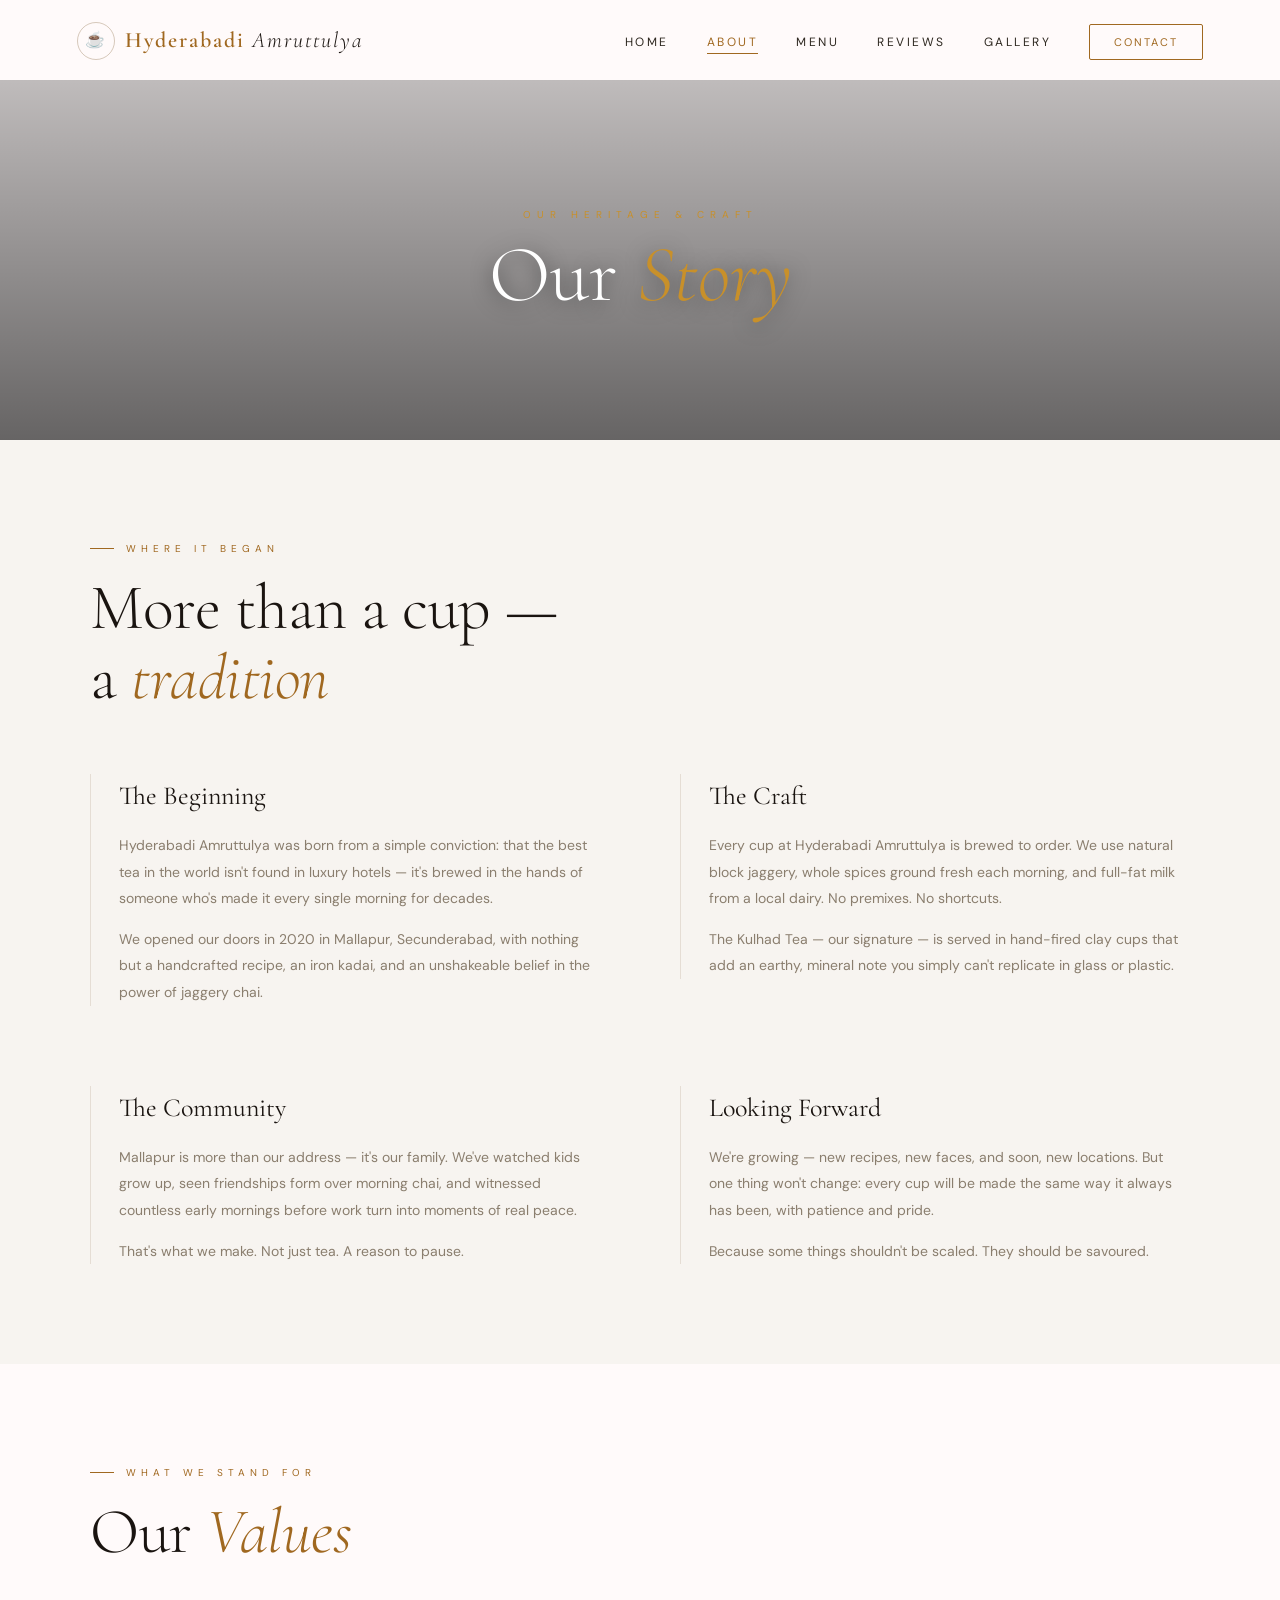
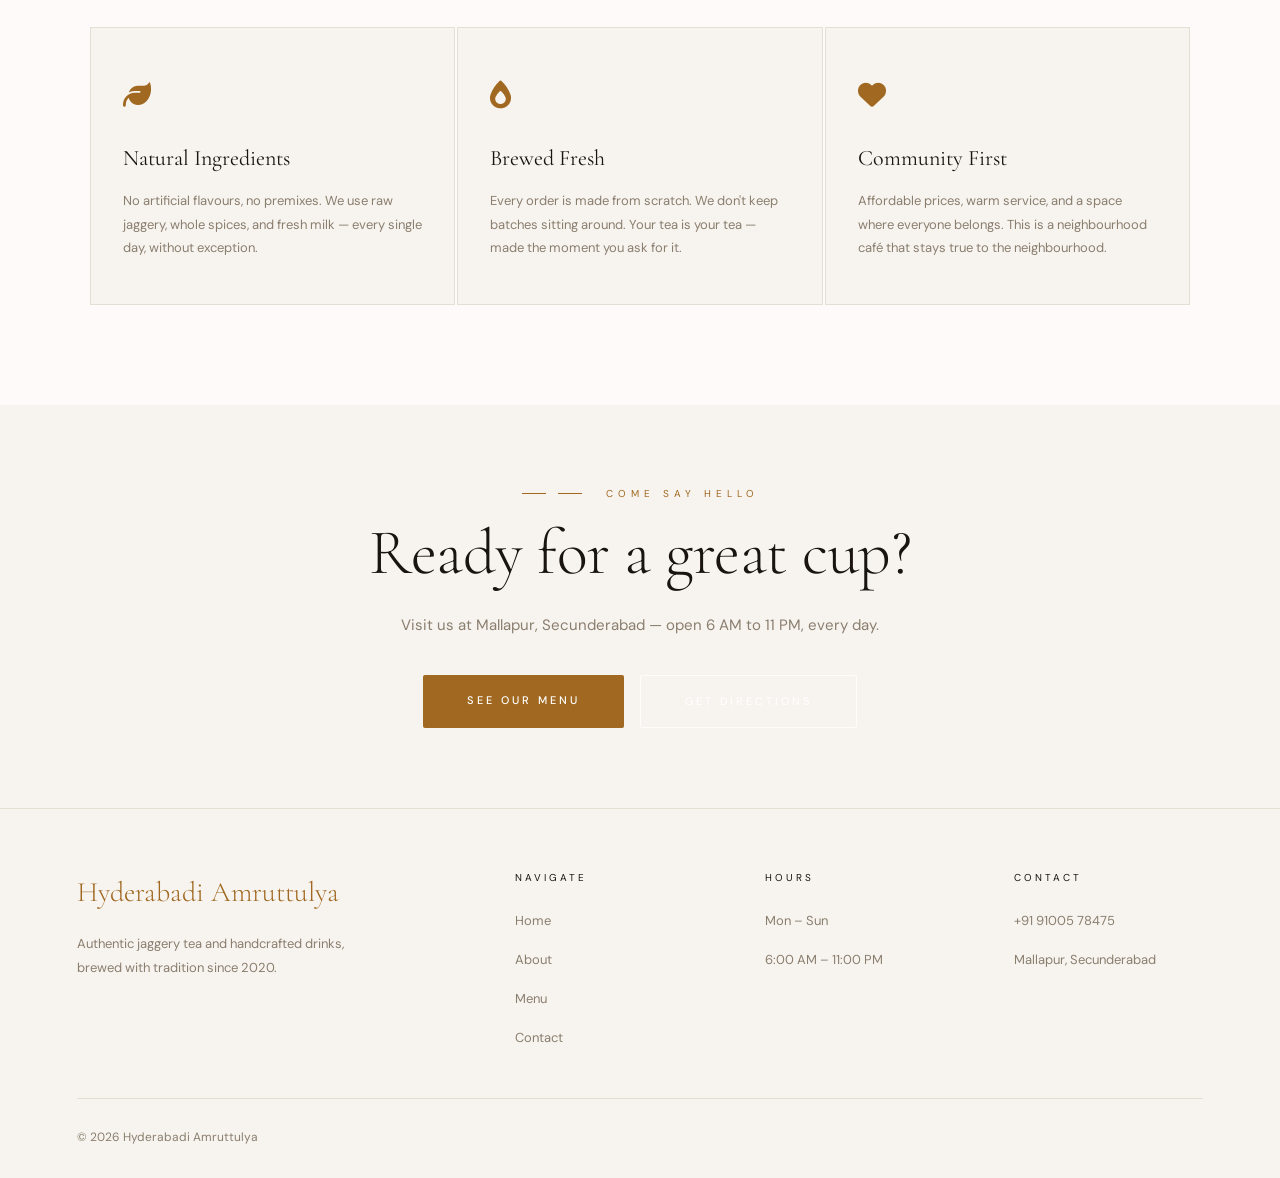
<file: about.html>
<!DOCTYPE html>
<html lang="en">
<head>
<meta charset="UTF-8">
<meta name="viewport" content="width=device-width, initial-scale=1.0">
<title>About — Hyderabadi Amruttulya</title>
<link rel="stylesheet" href="style.css">
<link rel="stylesheet" href="https://cdnjs.cloudflare.com/ajax/libs/font-awesome/6.5.1/css/all.min.css">
</head>
<body>

<nav class="nav">
  <a href="index.html" class="nav-logo">
    <div class="nav-logo-icon">☕</div>
    <div>Hyderabadi<span> Amruttulya</span></div>
  </a>
  <ul class="nav-links">
    <li><a href="index.html">Home</a></li>
    <li><a href="about.html">About</a></li>
    <li><a href="menu.html">Menu</a></li>
    <li><a href="reviews.html">Reviews</a></li>
    <li><a href="gallery.html">Gallery</a></li>
    <li><a href="contact.html" class="nav-cta">Contact</a></li>
  </ul>
  <div class="nav-toggle"><span></span><span></span><span></span></div>
</nav>

<div class="page-banner">
  <div class="page-banner-bg"></div>
  <div class="page-banner-content">
    <div class="page-banner-label">Our heritage & craft</div>
    <h1 class="page-banner-title">Our <em>Story</em></h1>
  </div>
</div>

<!-- STORY -->
<section class="about-page-story" style="padding:100px 6%;">
  <div class="story-inner">
    <div class="fade-in">
      <div class="section-label">Where it began</div>
      <h2 class="section-title">More than a cup —<br>a <em>tradition</em></h2>
    </div>
    <div class="story-grid">
      <div class="story-block fade-in">
        <h3>The Beginning</h3>
        <p>Hyderabadi Amruttulya was born from a simple conviction: that the best tea in the world isn't found in luxury hotels — it's brewed in the hands of someone who's made it every single morning for decades.</p>
        <p style="margin-top:14px;">We opened our doors in 2020 in Mallapur, Secunderabad, with nothing but a handcrafted recipe, an iron kadai, and an unshakeable belief in the power of jaggery chai.</p>
      </div>
      <div class="story-block fade-in">
        <h3>The Craft</h3>
        <p>Every cup at Hyderabadi Amruttulya is brewed to order. We use natural block jaggery, whole spices ground fresh each morning, and full-fat milk from a local dairy. No premixes. No shortcuts.</p>
        <p style="margin-top:14px;">The Kulhad Tea — our signature — is served in hand-fired clay cups that add an earthy, mineral note you simply can't replicate in glass or plastic.</p>
      </div>
      <div class="story-block fade-in">
        <h3>The Community</h3>
        <p>Mallapur is more than our address — it's our family. We've watched kids grow up, seen friendships form over morning chai, and witnessed countless early mornings before work turn into moments of real peace.</p>
        <p style="margin-top:14px;">That's what we make. Not just tea. A reason to pause.</p>
      </div>
      <div class="story-block fade-in">
        <h3>Looking Forward</h3>
        <p>We're growing — new recipes, new faces, and soon, new locations. But one thing won't change: every cup will be made the same way it always has been, with patience and pride.</p>
        <p style="margin-top:14px;">Because some things shouldn't be scaled. They should be savoured.</p>
      </div>
    </div>
  </div>
</section>

<!-- VALUES -->
<section class="values-section">
  <div class="values-inner">
    <div class="fade-in">
      <div class="section-label">What we stand for</div>
      <h2 class="section-title">Our <em>Values</em></h2>
    </div>
    <div class="values-grid">
      <div class="value-card fade-in">
        <div class="value-icon"><i class="fa-solid fa-leaf"></i></div>
        <div class="value-title">Natural Ingredients</div>
        <p class="value-text">No artificial flavours, no premixes. We use raw jaggery, whole spices, and fresh milk — every single day, without exception.</p>
      </div>
      <div class="value-card fade-in">
        <div class="value-icon"><i class="fa-solid fa-fire-flame-simple"></i></div>
        <div class="value-title">Brewed Fresh</div>
        <p class="value-text">Every order is made from scratch. We don't keep batches sitting around. Your tea is your tea — made the moment you ask for it.</p>
      </div>
      <div class="value-card fade-in">
        <div class="value-icon"><i class="fa-solid fa-heart"></i></div>
        <div class="value-title">Community First</div>
        <p class="value-text">Affordable prices, warm service, and a space where everyone belongs. This is a neighbourhood café that stays true to the neighbourhood.</p>
      </div>
    </div>
  </div>
</section>

<!-- CTA STRIP -->
<section style="background:var(--bg2); padding:80px 6%; text-align:center;">
  <div class="fade-in">
    <div class="section-label" style="justify-content:center;"><span style="width:24px;height:1px;background:var(--gold);display:inline-block;margin-right:12px;"></span>Come say hello</div>
    <h2 class="section-title" style="text-align:center; margin: 12px auto 24px;">Ready for a great cup?</h2>
    <p class="section-body" style="margin:0 auto 36px; text-align:center;">Visit us at Mallapur, Secunderabad — open 6 AM to 11 PM, every day.</p>
    <div style="display:flex;gap:16px;justify-content:center;flex-wrap:wrap;">
      <a href="menu.html" class="btn-primary">See Our Menu</a>
      <a href="contact.html" class="btn-outline">Get Directions</a>
    </div>
  </div>
</section>

<footer>
  <div class="footer-inner">
    <div class="footer-brand">
      <div class="footer-logo">Hyderabadi Amruttulya</div>
      <p class="footer-desc">Authentic jaggery tea and handcrafted drinks, brewed with tradition since 2020.</p>
    </div>
    <div>
      <div class="footer-col-title">Navigate</div>
      <ul class="footer-links">
        <li><a href="index.html">Home</a></li>
        <li><a href="about.html">About</a></li>
        <li><a href="menu.html">Menu</a></li>
        <li><a href="contact.html">Contact</a></li>
      </ul>
    </div>
    <div>
      <div class="footer-col-title">Hours</div>
      <ul class="footer-links">
        <li><a href="#">Mon – Sun</a></li>
        <li><a href="#">6:00 AM – 11:00 PM</a></li>
      </ul>
    </div>
    <div>
      <div class="footer-col-title">Contact</div>
      <ul class="footer-links">
        <li><a href="tel:+919100578475">+91 91005 78475</a></li>
        <li><a href="#">Mallapur, Secunderabad</a></li>
      </ul>
    </div>
  </div>
  <div class="footer-bottom">
    <span class="footer-copy">© 2026 Hyderabadi Amruttulya</span>
  </div>
</footer>

<script src="script.js"></script>
</body>
</html>
</file>
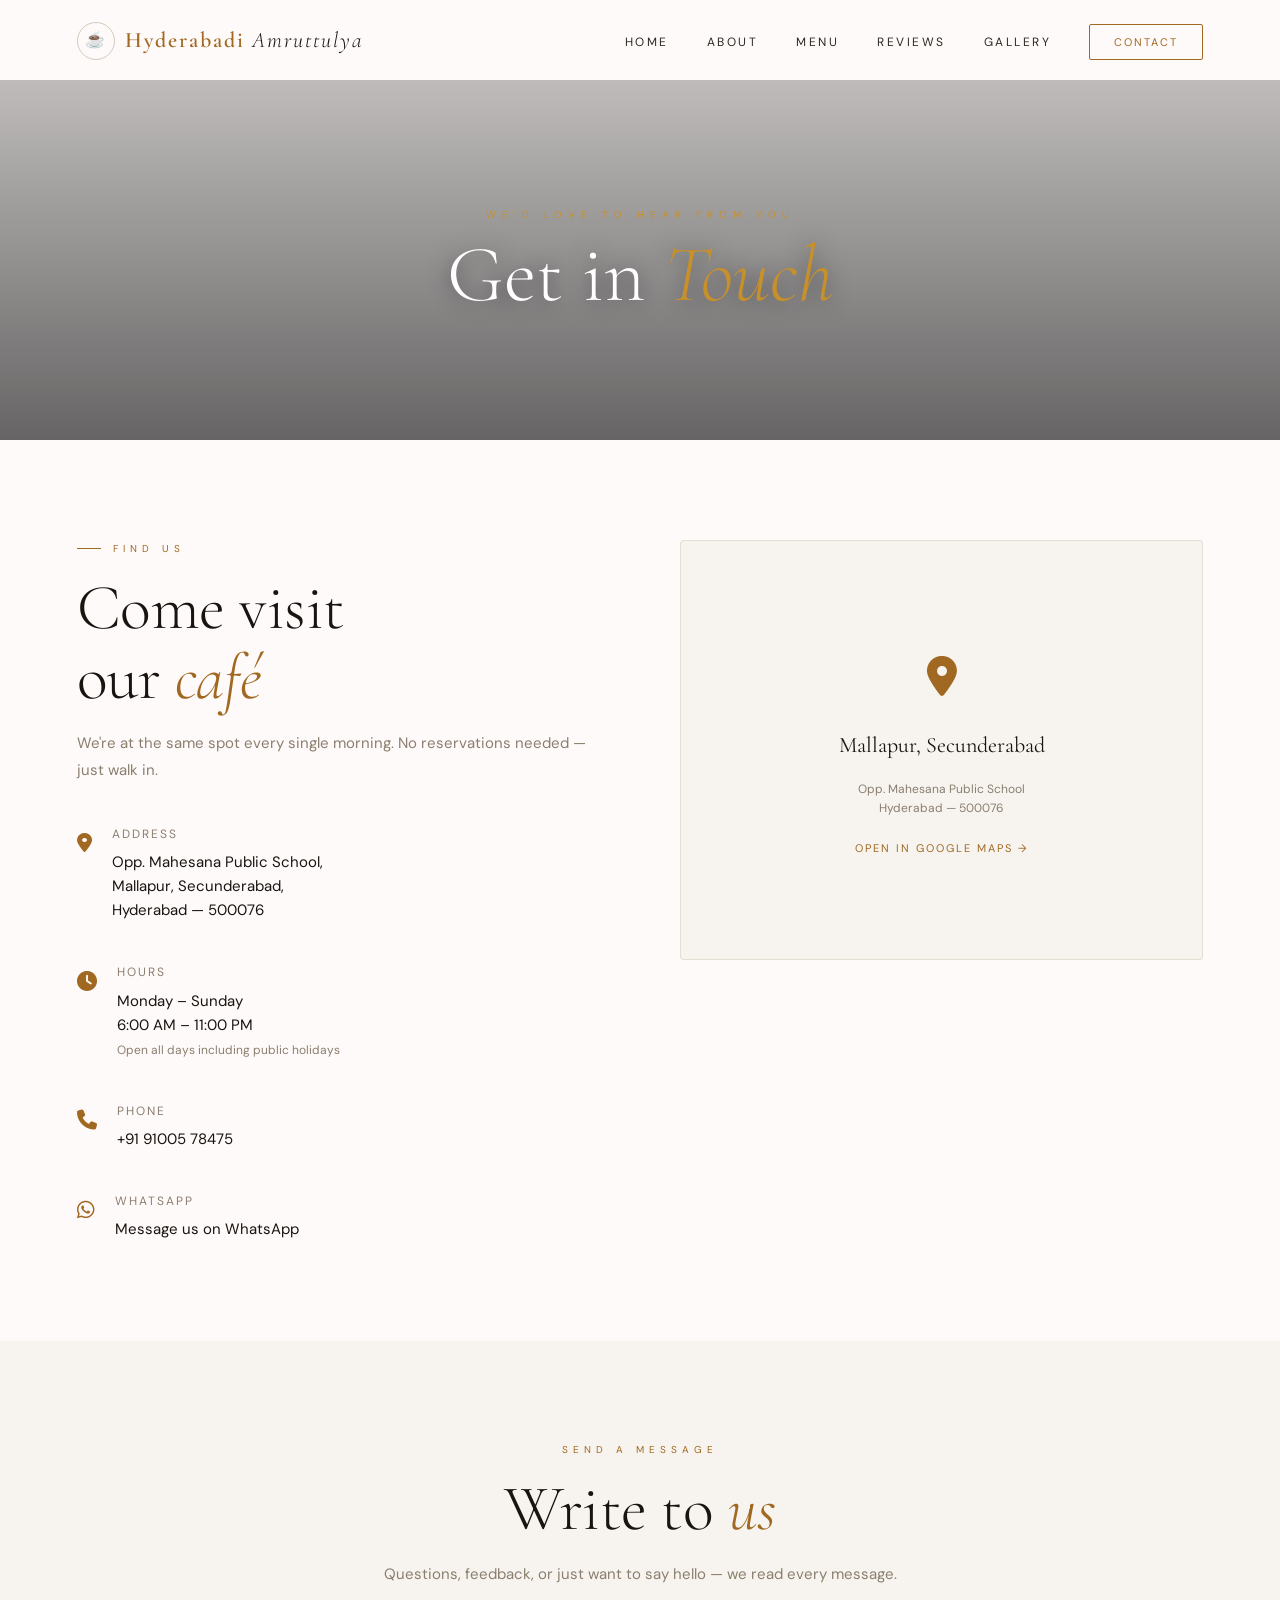
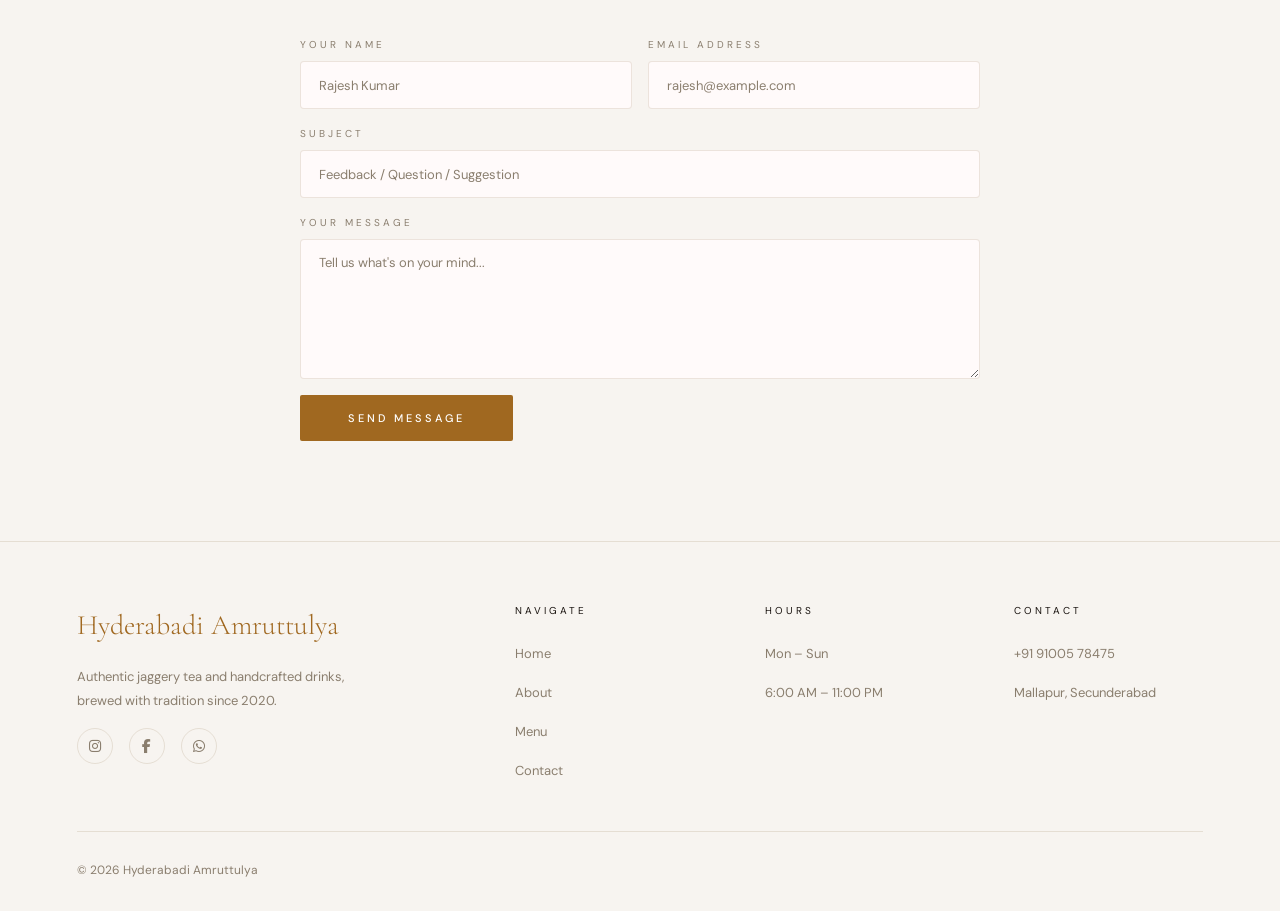
<file: contact.html>
<!DOCTYPE html>
<html lang="en">

<head>
  <meta charset="UTF-8">
  <meta name="viewport" content="width=device-width, initial-scale=1.0">
  <title>Contact — Hyderabadi Amruttulya</title>
  <link rel="stylesheet" href="style.css">
  <link rel="stylesheet" href="https://cdnjs.cloudflare.com/ajax/libs/font-awesome/6.5.1/css/all.min.css">
</head>

<body>

  <nav class="nav">
    <a href="index.html" class="nav-logo">
      <div class="nav-logo-icon">☕</div>
      <div>Hyderabadi<span> Amruttulya</span></div>
    </a>
    <ul class="nav-links">
      <li><a href="index.html">Home</a></li>
      <li><a href="about.html">About</a></li>
      <li><a href="menu.html">Menu</a></li>
      <li><a href="reviews.html">Reviews</a></li>
      <li><a href="gallery.html">Gallery</a></li>
      <li><a href="contact.html" class="nav-cta">Contact</a></li>
    </ul>
    <div class="nav-toggle"><span></span><span></span><span></span></div>
  </nav>

  <div class="page-banner">
    <div class="page-banner-bg"></div>
    <div class="page-banner-content">
      <div class="page-banner-label">We'd love to hear from you</div>
      <h1 class="page-banner-title">Get in <em>Touch</em></h1>
    </div>
  </div>

  <!-- VISIT -->
  <section class="visit">
    <div class="visit-inner">
      <div class="visit-info fade-in">
        <div>
          <div class="section-label">Find Us</div>
          <h2 class="section-title">Come visit<br>our <em>café</em></h2>
          <p class="section-body" style="margin-top:16px;">We're at the same spot every single morning. No reservations
            needed — just walk in.</p>
        </div>
        <div class="visit-detail">
          <span class="visit-icon"><i class="fa-solid fa-location-dot"></i></span>
          <div>
            <div class="visit-detail-title">Address</div>
            <div class="visit-detail-text">Opp. Mahesana Public School,<br>Mallapur, Secunderabad,<br>Hyderabad — 500076
            </div>
          </div>
        </div>
        <div class="visit-detail">
          <span class="visit-icon"><i class="fa-solid fa-clock"></i></span>
          <div>
            <div class="visit-detail-title">Hours</div>
            <div class="visit-detail-text">Monday – Sunday<br>6:00 AM – 11:00 PM<br><span
                style="font-size:12px;color:var(--text-muted)">Open all days including public holidays</span></div>
          </div>
        </div>
        <div class="visit-detail">
          <span class="visit-icon"><i class="fa-solid fa-phone"></i></span>
          <div>
            <div class="visit-detail-title">Phone</div>
            <div class="visit-detail-text"><a href="tel:+919100578475"
                style="color:var(--cream); text-decoration:none;">+91 91005 78475</a></div>
          </div>
        </div>
        <div class="visit-detail">
          <span class="visit-icon"><i class="fab fa-whatsapp"></i></span>
          <div>
            <div class="visit-detail-title">WhatsApp</div>
            <div class="visit-detail-text"><a href="https://wa.me/919100578475"
                style="color:var(--cream); text-decoration:none;">Message us on WhatsApp</a></div>
          </div>
        </div>
      </div>
      <a class="visit-map fade-in" href="https://maps.app.goo.gl/bEEAiSp4ijAeJLkz8" target="_blank">
        <div class="map-pin"><i class="fa-solid fa-location-dot"></i></div>
        <div style="font-family:var(--font-display); font-size:22px; color:var(--cream);">Mallapur, Secunderabad</div>
        <div style="font-size:12px; color:var(--text-muted); text-align:center; padding:0 24px; line-height:1.6;">Opp.
          Mahesana Public School<br>Hyderabad — 500076</div>
        <div style="font-size:11px;letter-spacing:2px;text-transform:uppercase;color:var(--gold);margin-top:4px;">Open
          in Google Maps →</div>
      </a>
    </div>
  </section>

  <!-- CONTACT FORM -->
  <section class="contact-section">
    <div class="contact-inner fade-in">
      <div class="section-label">Send a message</div>
      <h2 class="section-title">Write to <em>us</em></h2>
      <p class="section-body" style="margin:16px auto 0; text-align:center;">Questions, feedback, or just want to say
        hello — we read every message.</p>
      <form class="contact-form">
        <div class="form-row">
          <div class="form-group">
            <label class="form-label">Your Name</label>
            <input type="text" class="form-input" placeholder="Rajesh Kumar" required>
          </div>
          <div class="form-group">
            <label class="form-label">Email Address</label>
            <input type="email" class="form-input" placeholder="rajesh@example.com" required>
          </div>
        </div>
        <div class="form-group">
          <label class="form-label">Subject</label>
          <input type="text" class="form-input" placeholder="Feedback / Question / Suggestion">
        </div>
        <div class="form-group">
          <label class="form-label">Your Message</label>
          <textarea class="form-textarea" rows="5" placeholder="Tell us what's on your mind..."></textarea>
        </div>
        <button type="submit" class="form-submit">Send Message</button>
      </form>
    </div>
  </section>

  <footer>
    <div class="footer-inner">
      <div class="footer-brand">
        <div class="footer-logo">Hyderabadi Amruttulya</div>
        <p class="footer-desc">Authentic jaggery tea and handcrafted drinks, brewed with tradition since 2020.</p>
        <div class="footer-social">
          <a class="social-link" href="#" aria-label="Instagram"><i class="fab fa-instagram"></i></a>
          <a class="social-link" href="#" aria-label="Facebook"><i class="fab fa-facebook-f"></i></a>
          <a class="social-link" href="#" aria-label="WhatsApp"><i class="fab fa-whatsapp"></i></a>
        </div>
      </div>
      <div>
        <div class="footer-col-title">Navigate</div>
        <ul class="footer-links">
          <li><a href="index.html">Home</a></li>
          <li><a href="about.html">About</a></li>
          <li><a href="menu.html">Menu</a></li>
          <li><a href="contact.html">Contact</a></li>
        </ul>
      </div>
      <div>
        <div class="footer-col-title">Hours</div>
        <ul class="footer-links">
          <li><a href="#">Mon – Sun</a></li>
          <li><a href="#">6:00 AM – 11:00 PM</a></li>
        </ul>
      </div>
      <div>
        <div class="footer-col-title">Contact</div>
        <ul class="footer-links">
          <li><a href="tel:+919100578475">+91 91005 78475</a></li>
          <li><a href="#">Mallapur, Secunderabad</a></li>
        </ul>
      </div>
    </div>
    <div class="footer-bottom">
      <span class="footer-copy">© 2026 Hyderabadi Amruttulya</span>
    </div>
  </footer>

  <script src="script.js"></script>
  <script>
    document.querySelector('.contact-form').addEventListener('submit', function (e) {
      e.preventDefault();
      const btn = this.querySelector('.form-submit');
      btn.textContent = 'Sending...';

      const payload = {
        name: this.querySelector('input[type="text"]').value,
        email: this.querySelector('input[type="email"]').value,
        subject: this.querySelectorAll('input[type="text"]')[1].value,
        message: this.querySelector('textarea').value
      };

      fetch('https://script.google.com/macros/s/AKfycbznRYax1EN0NKuI4_fFHfOAe2isAK8pvLy_rmm6_y_Aj5pEOtW9RZA-SmtuU-_MGJ0I9A/exec', {
        method: 'POST',
        body: JSON.stringify(payload)
      })
        .then(() => {
          btn.textContent = 'Message Sent ✓';
          btn.style.background = '#4a7c59';
          this.reset();
          setTimeout(() => {
            btn.textContent = 'Send Message';
            btn.style.background = '';
          }, 3000);
        })
        .catch(() => {
          btn.textContent = 'Error — Try Again';
          btn.style.background = '#8b2020';
        });
    });
  </script>
</body>

</html>
</file>
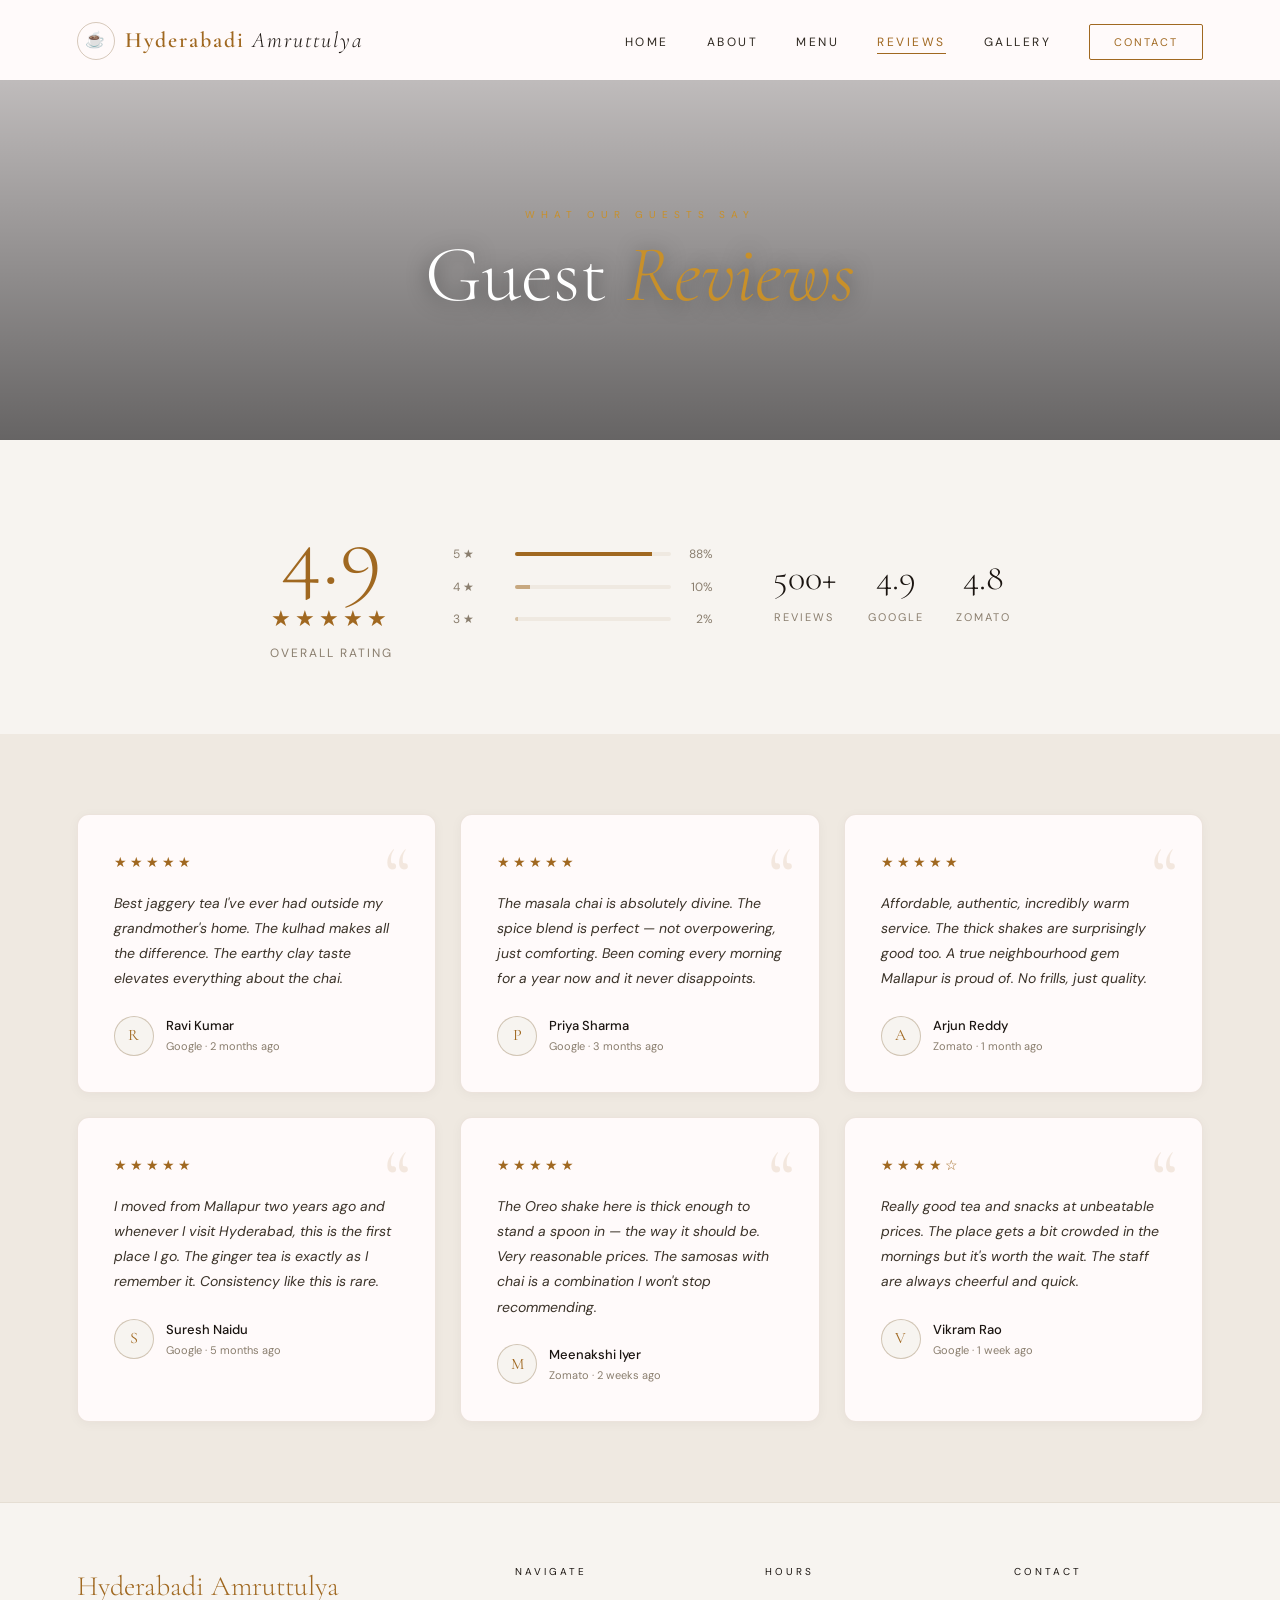
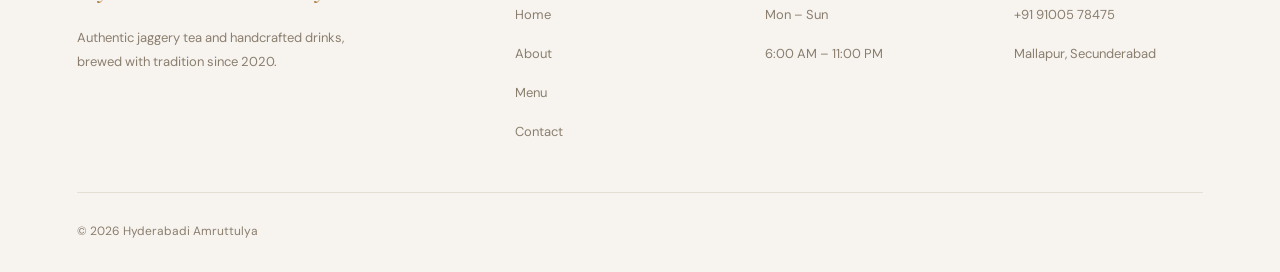
<file: reviews.html>
<!DOCTYPE html>
<html lang="en">
<head>
<meta charset="UTF-8">
<meta name="viewport" content="width=device-width, initial-scale=1.0">
<title>Reviews — Hyderabadi Amruttulya</title>
<link rel="stylesheet" href="style.css">
<link rel="stylesheet" href="https://cdnjs.cloudflare.com/ajax/libs/font-awesome/6.5.1/css/all.min.css">
</head>
<body>

<nav class="nav">
  <a href="index.html" class="nav-logo">
    <div class="nav-logo-icon">☕</div>
    <div>Hyderabadi<span> Amruttulya</span></div>
  </a>
  <ul class="nav-links">
    <li><a href="index.html">Home</a></li>
    <li><a href="about.html">About</a></li>
    <li><a href="menu.html">Menu</a></li>
    <li><a href="reviews.html">Reviews</a></li>
    <li><a href="gallery.html">Gallery</a></li>
    <li><a href="contact.html" class="nav-cta">Contact</a></li>
  </ul>
  <div class="nav-toggle"><span></span><span></span><span></span></div>
</nav>

<div class="page-banner">
  <div class="page-banner-bg"></div>
  <div class="page-banner-content">
    <div class="page-banner-label">What our guests say</div>
    <h1 class="page-banner-title">Guest <em>Reviews</em></h1>
  </div>
</div>

<!-- RATING SUMMARY -->
<section style="background:var(--bg2); padding:70px 6%;">
  <div style="max-width:1100px; margin:auto; display:flex; gap:60px; align-items:center; justify-content:center; flex-wrap:wrap;">
    <div style="text-align:center;" class="fade-in">
      <div style="font-family:var(--font-display); font-size:90px; font-weight:300; color:var(--gold); line-height:1;">4.9</div>
      <div style="font-size:22px; color:var(--gold); letter-spacing:4px; margin-bottom:6px;">★★★★★</div>
      <div style="font-size:12px; letter-spacing:2px; text-transform:uppercase; color:var(--text-muted);">Overall Rating</div>
    </div>
    <div style="display:flex; flex-direction:column; gap:12px; min-width:260px;" class="fade-in">
      <div style="display:flex; align-items:center; gap:12px;">
        <span style="font-size:12px; color:var(--text-muted); width:50px;">5 ★</span>
        <div style="flex:1; height:4px; background:var(--bg3); border-radius:2px; overflow:hidden;">
          <div style="width:88%; height:100%; background:var(--gold);"></div>
        </div>
        <span style="font-size:12px; color:var(--text-muted); width:30px; text-align:right;">88%</span>
      </div>
      <div style="display:flex; align-items:center; gap:12px;">
        <span style="font-size:12px; color:var(--text-muted); width:50px;">4 ★</span>
        <div style="flex:1; height:4px; background:var(--bg3); border-radius:2px; overflow:hidden;">
          <div style="width:10%; height:100%; background:var(--gold); opacity:0.5;"></div>
        </div>
        <span style="font-size:12px; color:var(--text-muted); width:30px; text-align:right;">10%</span>
      </div>
      <div style="display:flex; align-items:center; gap:12px;">
        <span style="font-size:12px; color:var(--text-muted); width:50px;">3 ★</span>
        <div style="flex:1; height:4px; background:var(--bg3); border-radius:2px; overflow:hidden;">
          <div style="width:2%; height:100%; background:var(--gold); opacity:0.3;"></div>
        </div>
        <span style="font-size:12px; color:var(--text-muted); width:30px; text-align:right;">2%</span>
      </div>
    </div>
    <div style="display:flex; gap:32px; flex-wrap:wrap; justify-content:center;" class="fade-in">
      <div style="text-align:center;">
        <div style="font-family:var(--font-display); font-size:36px; color:var(--cream); font-weight:300;">500+</div>
        <div style="font-size:11px; text-transform:uppercase; letter-spacing:2px; color:var(--text-muted);">Reviews</div>
      </div>
      <div style="text-align:center;">
        <div style="font-family:var(--font-display); font-size:36px; color:var(--cream); font-weight:300;">4.9</div>
        <div style="font-size:11px; text-transform:uppercase; letter-spacing:2px; color:var(--text-muted);">Google</div>
      </div>
      <div style="text-align:center;">
        <div style="font-family:var(--font-display); font-size:36px; color:var(--cream); font-weight:300;">4.8</div>
        <div style="font-size:11px; text-transform:uppercase; letter-spacing:2px; color:var(--text-muted);">Zomato</div>
      </div>
    </div>
  </div>
</section>

<!-- REVIEWS GRID -->
<section class="testimonials" style="padding:80px 6%;">
  <div style="max-width:1200px; margin:auto;">
    <div class="reviews-grid">
      <div class="review-card fade-in">
        <div class="review-stars">★★★★★</div>
        <p class="review-text">Best jaggery tea I've ever had outside my grandmother's home. The kulhad makes all the difference. The earthy clay taste elevates everything about the chai.</p>
        <div class="review-author">
          <div class="review-avatar">R</div>
          <div><div class="review-name">Ravi Kumar</div><div class="review-source">Google · 2 months ago</div></div>
        </div>
      </div>
      <div class="review-card fade-in">
        <div class="review-stars">★★★★★</div>
        <p class="review-text">The masala chai is absolutely divine. The spice blend is perfect — not overpowering, just comforting. Been coming every morning for a year now and it never disappoints.</p>
        <div class="review-author">
          <div class="review-avatar">P</div>
          <div><div class="review-name">Priya Sharma</div><div class="review-source">Google · 3 months ago</div></div>
        </div>
      </div>
      <div class="review-card fade-in">
        <div class="review-stars">★★★★★</div>
        <p class="review-text">Affordable, authentic, incredibly warm service. The thick shakes are surprisingly good too. A true neighbourhood gem Mallapur is proud of. No frills, just quality.</p>
        <div class="review-author">
          <div class="review-avatar">A</div>
          <div><div class="review-name">Arjun Reddy</div><div class="review-source">Zomato · 1 month ago</div></div>
        </div>
      </div>
      <div class="review-card fade-in">
        <div class="review-stars">★★★★★</div>
        <p class="review-text">I moved from Mallapur two years ago and whenever I visit Hyderabad, this is the first place I go. The ginger tea is exactly as I remember it. Consistency like this is rare.</p>
        <div class="review-author">
          <div class="review-avatar">S</div>
          <div><div class="review-name">Suresh Naidu</div><div class="review-source">Google · 5 months ago</div></div>
        </div>
      </div>
      <div class="review-card fade-in">
        <div class="review-stars">★★★★★</div>
        <p class="review-text">The Oreo shake here is thick enough to stand a spoon in — the way it should be. Very reasonable prices. The samosas with chai is a combination I won't stop recommending.</p>
        <div class="review-author">
          <div class="review-avatar">M</div>
          <div><div class="review-name">Meenakshi Iyer</div><div class="review-source">Zomato · 2 weeks ago</div></div>
        </div>
      </div>
      <div class="review-card fade-in">
        <div class="review-stars">★★★★☆</div>
        <p class="review-text">Really good tea and snacks at unbeatable prices. The place gets a bit crowded in the mornings but it's worth the wait. The staff are always cheerful and quick.</p>
        <div class="review-author">
          <div class="review-avatar">V</div>
          <div><div class="review-name">Vikram Rao</div><div class="review-source">Google · 1 week ago</div></div>
        </div>
      </div>
    </div>
  </div>
</section>

<footer>
  <div class="footer-inner">
    <div class="footer-brand">
      <div class="footer-logo">Hyderabadi Amruttulya</div>
      <p class="footer-desc">Authentic jaggery tea and handcrafted drinks, brewed with tradition since 2020.</p>
    </div>
    <div>
      <div class="footer-col-title">Navigate</div>
      <ul class="footer-links">
        <li><a href="index.html">Home</a></li>
        <li><a href="about.html">About</a></li>
        <li><a href="menu.html">Menu</a></li>
        <li><a href="contact.html">Contact</a></li>
      </ul>
    </div>
    <div>
      <div class="footer-col-title">Hours</div>
      <ul class="footer-links">
        <li><a href="#">Mon – Sun</a></li>
        <li><a href="#">6:00 AM – 11:00 PM</a></li>
      </ul>
    </div>
    <div>
      <div class="footer-col-title">Contact</div>
      <ul class="footer-links">
        <li><a href="tel:+919100578475">+91 91005 78475</a></li>
        <li><a href="#">Mallapur, Secunderabad</a></li>
      </ul>
    </div>
  </div>
  <div class="footer-bottom">
    <span class="footer-copy">© 2026 Hyderabadi Amruttulya</span>
  </div>
</footer>

<script src="script.js"></script>
</body>
</html>
</file>
<file: style.css>
@import url('https://fonts.googleapis.com/css2?family=Cormorant+Garamond:ital,wght@0,300;0,400;0,500;0,600;1,300;1,400&family=DM+Sans:wght@300;400;500&family=Playfair+Display:ital,wght@0,700;1,500&display=swap');

:root {
  --bg: #FFFAFA;
  --bg2: #f7f4f0;
  --bg3: #efe9e1;
  --cream: #1a1410;
  --cream2: #2e2820;
  --gold: #a06820;
  --gold2: #b87a28;
  --gold-light: #c8902a;
  --text: #3a3228;
  --text-muted: #8a7e6e;
  --border: rgba(120,86,40,0.14);
  --border2: rgba(120,86,40,0.30);
  --radius: 4px;
  --radius-lg: 12px;
  --font-display: 'Cormorant Garamond', Georgia, serif;
  --font-serif: 'Playfair Display', Georgia, serif;
  --font-body: 'DM Sans', sans-serif;
  --ease: cubic-bezier(0.4, 0, 0.2, 1);
  --transition: 0.4s var(--ease);
}

*, *::before, *::after { margin: 0; padding: 0; box-sizing: border-box; }

html { scroll-behavior: smooth; font-size: 16px; }

body {
  background: var(--bg);
  color: var(--text);
  font-family: var(--font-body);
  line-height: 1.7;
  overflow-x: hidden;
}

::-webkit-scrollbar { width: 4px; }
::-webkit-scrollbar-track { background: var(--bg2); }
::-webkit-scrollbar-thumb { background: var(--gold); border-radius: 2px; }

/* ─── NAVBAR ─── */
.nav {
  position: fixed; top: 0; left: 0; width: 100%; z-index: 999;
  display: flex; align-items: center; justify-content: space-between;
  padding: 22px 6%;
  transition: var(--transition);
}
.nav.scrolled {
  background: rgba(255,255,255,0.95);
  backdrop-filter: blur(20px);
  padding: 16px 6%;
  border-bottom: 1px solid var(--border);
  box-shadow: 0 1px 12px rgba(0,0,0,0.06);
}
.nav-logo {
  font-family: var(--font-display);
  font-size: 22px;
  font-weight: 600;
  letter-spacing: 2px;
  color: var(--gold);
  text-decoration: none;
  display: flex; align-items: center; gap: 10px;
}
.nav-logo span { color: var(--cream); font-weight: 300; font-style: italic; }
.nav-logo-icon {
  width: 38px; height: 38px;
  border: 1px solid var(--border2);
  border-radius: 50%;
  display: flex; align-items: center; justify-content: center;
  font-size: 16px;
}
.nav-links {
  list-style: none;
  display: flex; gap: 38px; align-items: center;
}
.nav-links a {
  font-size: 12px; letter-spacing: 2.5px; text-transform: uppercase;
  color: var(--cream2); text-decoration: none; font-weight: 400;
  position: relative; transition: color var(--transition);
}
.nav-links a::after {
  content: ''; position: absolute; bottom: -4px; left: 0;
  width: 0; height: 1px; background: var(--gold);
  transition: width var(--transition);
}
.nav-links a:hover { color: var(--gold); }
.nav-links a:hover::after { width: 100%; }
.nav-links a.active { color: var(--gold); }
.nav-links a.active::after { width: 100%; }
.nav-cta {
  padding: 10px 24px;
  border: 1px solid var(--gold);
  color: var(--gold) !important;
  border-radius: 2px;
  font-size: 11px !important;
  letter-spacing: 2px !important;
  transition: all var(--transition) !important;
}
.nav-cta:hover { background: var(--gold) !important; color: #fff !important; }
.nav-cta::after { display: none !important; }
.nav-toggle { display: none; flex-direction: column; gap: 5px; cursor: pointer; padding: 4px; }
.nav-toggle span { display: block; width: 24px; height: 1px; background: var(--cream); transition: var(--transition); }

/* ─── HERO ─── */
.hero {
  position: relative; height: 100vh; min-height: 640px;
  display: flex; align-items: center; justify-content: center;
  overflow: hidden;
}
.hero-bg {
  position: absolute; inset: 0;
  background-image: url('https://images.pexels.com/photos/302899/pexels-photo-302899.jpeg');
  background-size: cover; background-position: center;
  transform: scale(1.08);
  transition: transform 8s ease;
  /* FIXED: increased brightness so image is clearly visible */
  filter: brightness(0.85) saturate(0.75);
}
.hero:hover .hero-bg { transform: scale(1.0); }
.hero-overlay {
  position: absolute; inset: 0;
  /* FIXED: dark gradient overlay so text remains legible against brighter image */
  background: linear-gradient(to bottom, rgba(0,0,0,0.25) 0%, rgba(0,0,0,0.60) 100%);
}
.hero-content {
  position: relative; z-index: 2;
  text-align: center; padding: 0 20px;
  max-width: 900px;
}
.hero-eyebrow {
  font-size: 11px; letter-spacing: 6px; text-transform: uppercase;
  color: var(--gold-light); margin-bottom: 28px;
  display: flex; align-items: center; justify-content: center; gap: 16px;
  opacity: 0; animation: fadeUp 1s var(--ease) 0.3s forwards;
}
.hero-eyebrow::before, .hero-eyebrow::after {
  content: ''; width: 40px; height: 1px; background: var(--gold-light); opacity: 0.6;
}
.hero h1 {
  font-family: var(--font-display);
  font-size: clamp(52px, 9vw, 110px);
  font-weight: 300; line-height: 0.95;
  color: #fff; letter-spacing: -1px;
  opacity: 0; animation: fadeUp 1.2s var(--ease) 0.5s forwards;
  /* FIXED: strong text shadow for crisp legibility on image */
  text-shadow: 0 2px 20px rgba(0,0,0,0.5);
}
.hero h1 em { font-style: italic; color: var(--gold-light); font-weight: 400; }
.hero-subtitle {
  font-size: 15px; letter-spacing: 1px;
  margin-top: 24px;
  opacity: 0; animation: fadeUp 1s var(--ease) 0.8s forwards;
  /* FIXED: was rgba(255,255,255,0.7) — too faint; now 0.92 for clear visibility */
  color: rgba(255,255,255,0.92);
  text-shadow: 0 1px 8px rgba(0,0,0,0.4);
}
.hero-telugu {
  font-size: 18px; color: rgba(255,255,255,0.9); margin-top: 8px; font-weight: 300;
  opacity: 0; animation: fadeUp 1s var(--ease) 1s forwards;
  text-shadow: 0 1px 8px rgba(0,0,0,0.4);
}
.hero-actions {
  margin-top: 44px; display: flex; gap: 16px; justify-content: center; flex-wrap: wrap;
  opacity: 0; animation: fadeUp 1s var(--ease) 1.1s forwards;
}
.btn-primary {
  padding: 16px 44px;
  background: var(--gold); color: #fff;
  font-size: 11px; letter-spacing: 3px; text-transform: uppercase;
  font-weight: 500; text-decoration: none;
  border-radius: 2px; transition: all var(--transition);
  font-family: var(--font-body);
}
.btn-primary:hover { background: var(--gold2); transform: translateY(-2px); box-shadow: 0 12px 40px rgba(160,104,32,0.25); }
.btn-outline {
  padding: 16px 44px;
  border: 1px solid rgba(255,255,255,0.8); color: #fff;
  font-size: 11px; letter-spacing: 3px; text-transform: uppercase;
  font-weight: 400; text-decoration: none;
  border-radius: 2px; transition: all var(--transition);
  font-family: var(--font-body);
}
.btn-outline:hover { border-color: #fff; background: rgba(255,255,255,0.15); transform: translateY(-2px); }
.hero-scroll {
  position: absolute; bottom: 40px; left: 50%; transform: translateX(-50%);
  z-index: 2; display: flex; flex-direction: column; align-items: center; gap: 8px;
  opacity: 0; animation: fadeUp 1s var(--ease) 1.5s forwards;
}
.scroll-line {
  width: 1px; height: 60px;
  background: linear-gradient(to bottom, transparent, var(--gold));
  animation: scrollPulse 2s ease infinite;
}
.scroll-text { font-size: 10px; letter-spacing: 3px; text-transform: uppercase; color: rgba(255,255,255,0.7); }

/* ─── SECTION COMMONS ─── */
section { padding: 100px 6%; }
.section-label {
  font-size: 10px; letter-spacing: 5px; text-transform: uppercase;
  color: var(--gold); margin-bottom: 16px;
  display: flex; align-items: center; gap: 12px;
}
.section-label::before { content: ''; width: 24px; height: 1px; background: var(--gold); }
.section-title {
  font-family: var(--font-display); font-weight: 300;
  font-size: clamp(36px, 5vw, 64px); line-height: 1.1;
  color: var(--cream); letter-spacing: -0.5px;
}
.section-title em { font-style: italic; color: var(--gold); }
.section-body {
  font-size: 15px; color: var(--text-muted); line-height: 1.8; max-width: 560px;
}

/* ─── ABOUT ─── */
.about { background: var(--bg2); }
.about-inner {
  display: grid; grid-template-columns: 1fr 1fr; gap: 80px; align-items: center; max-width: 1200px; margin: auto;
}
.about-image-wrap { position: relative; }
.about-image-wrap img {
  width: 100%; height: 540px; object-fit: cover;
  border-radius: var(--radius);
  filter: brightness(0.9) saturate(0.8);
}
.about-badge {
  position: absolute; bottom: -24px; right: -24px;
  width: 120px; height: 120px;
  background: var(--bg); border: 1px solid var(--border2);
  border-radius: 50%;
  display: flex; flex-direction: column; align-items: center; justify-content: center;
  text-align: center;
  box-shadow: 0 4px 20px rgba(0,0,0,0.08);
}
.about-badge .year { font-family: var(--font-display); font-size: 34px; font-weight: 600; color: var(--gold); line-height: 1; }
.about-badge .year-label { font-size: 9px; letter-spacing: 2px; text-transform: uppercase; color: var(--text-muted); }
.about-text { display: flex; flex-direction: column; gap: 24px; }
.about-stats { display: flex; gap: 32px; margin-top: 8px; }
.stat-item { display: flex; flex-direction: column; gap: 4px; }
.stat-num { font-family: var(--font-display); font-size: 40px; font-weight: 300; color: var(--gold); line-height: 1; }
.stat-label { font-size: 11px; letter-spacing: 1.5px; text-transform: uppercase; color: var(--text-muted); }

/* ─── FEATURED ─── */
.featured { background: var(--bg); }
.featured-inner { max-width: 1200px; margin: auto; }
.featured-header { display: flex; align-items: flex-end; justify-content: space-between; margin-bottom: 60px; }
.featured-grid { display: grid; grid-template-columns: 2fr 1fr 1fr; gap: 2px; }
.feat-card { position: relative; overflow: hidden; cursor: pointer; }
.feat-card img {
  width: 100%; height: 480px; object-fit: cover;
  display: block; filter: brightness(0.65) saturate(0.7);
  transition: all 0.6s var(--ease);
}
.feat-card:first-child img { height: 480px; }
.feat-card:not(:first-child) img { height: 235px; }
.feat-card:nth-child(2), .feat-card:nth-child(3) { display: flex; flex-direction: column; gap: 2px; }
.feat-card:nth-child(2) .feat-sub, .feat-card:nth-child(3) .feat-sub { flex: 1; position: relative; overflow: hidden; }
.feat-card:nth-child(2) .feat-sub img, .feat-card:nth-child(3) .feat-sub img { height: 100%; min-height: 235px; }
.feat-card:hover img { transform: scale(1.06); filter: brightness(0.45) saturate(0.5); }
.feat-info {
  position: absolute; bottom: 0; left: 0; right: 0;
  padding: 28px 24px;
  background: linear-gradient(transparent, rgba(255,255,255,0.92));
  transform: translateY(20px); opacity: 0;
  transition: all 0.4s var(--ease);
}
.feat-card:hover .feat-info { transform: translateY(0); opacity: 1; }
.feat-tag { font-size: 10px; letter-spacing: 3px; text-transform: uppercase; color: var(--gold); margin-bottom: 6px; }
.feat-name { font-family: var(--font-display); font-size: 22px; color: var(--cream); font-weight: 400; }
.feat-price { font-size: 14px; color: var(--gold); margin-top: 4px; }

/* ─── MENU PAGE ─── */
.menu-page { background: var(--bg); min-height: 100vh; }
.page-banner {
  position: relative; height: 40vh; min-height: 280px;
  display: flex; align-items: center; justify-content: center;
  overflow: hidden; margin-top: 80px;
}
.page-banner-bg {
  position: absolute; inset: 0;
  background-image: url('https://images.pexels.com/photos/302899/pexels-photo-302899.jpeg');
  background-size: cover; background-position: center;
  /* FIXED: increased brightness to match hero fix */
  filter: brightness(0.85) saturate(0.75);
}
/* FIXED: added dark overlay for page banner text legibility */
.page-banner::after {
  content: '';
  position: absolute; inset: 0;
  background: linear-gradient(to bottom, rgba(0,0,0,0.25) 0%, rgba(0,0,0,0.60) 100%);
  z-index: 1;
}
.page-banner-content { position: relative; z-index: 2; text-align: center; }
.page-banner-label {
  font-size: 10px; letter-spacing: 6px; text-transform: uppercase;
  color: var(--gold-light); margin-bottom: 12px;
}
.page-banner-title {
  font-family: var(--font-display); font-size: clamp(44px, 7vw, 80px);
  font-weight: 300; color: #fff; line-height: 1;
  text-shadow: 0 2px 20px rgba(0,0,0,0.5);
}
.page-banner-title em { font-style: italic; color: var(--gold-light); }

/* ─── MENU SECTION ─── */
.menu-section { padding: 80px 6%; max-width: 1200px; margin: auto; }
.menu-cats {
  display: flex; gap: 4px; margin-bottom: 60px;
  border-bottom: 1px solid var(--border);
}
.menu-cat {
  padding: 12px 28px; cursor: pointer;
  font-size: 11px; letter-spacing: 3px; text-transform: uppercase; color: var(--text-muted);
  background: none; border: none; font-family: var(--font-body);
  transition: all var(--transition); position: relative;
}
.menu-cat::after { content: ''; position: absolute; bottom: -1px; left: 0; right: 0; height: 1px; background: var(--gold); transform: scaleX(0); transition: transform var(--transition); }
.menu-cat:hover { color: var(--cream); }
.menu-cat.active { color: var(--gold); }
.menu-cat.active::after { transform: scaleX(1); }
.menu-grid { display: grid; grid-template-columns: repeat(auto-fill, minmax(340px, 1fr)); gap: 2px; }
.menu-card {
  background: var(--bg); position: relative; overflow: hidden;
  display: flex; align-items: center; gap: 20px;
  padding: 24px; border-bottom: 1px solid var(--border);
  transition: background var(--transition);
}
.menu-card:hover { background: var(--bg2); }
.menu-card-img {
  width: 72px; height: 72px; border-radius: var(--radius);
  object-fit: cover; flex-shrink: 0;
  filter: saturate(0.85);
  transition: filter var(--transition);
}
.menu-card:hover .menu-card-img { filter: saturate(1.1); }
.menu-card-body { flex: 1; }
.menu-card-name { font-family: var(--font-display); font-size: 20px; font-weight: 400; color: var(--cream); margin-bottom: 4px; }
.menu-card-desc { font-size: 12px; color: var(--text-muted); letter-spacing: 0.3px; }
.menu-card-price {
  font-family: var(--font-display); font-size: 22px; font-weight: 300;
  color: var(--gold); flex-shrink: 0;
}

/* ─── TESTIMONIALS ─── */
.testimonials { background: var(--bg3); overflow: hidden; }
.testimonials-inner { max-width: 1200px; margin: auto; }
.testimonial-header { text-align: center; margin-bottom: 60px; }
.testimonial-header .section-label { justify-content: center; }
.testimonial-header .section-label::before { display: none; }
.reviews-grid { display: grid; grid-template-columns: repeat(3, 1fr); gap: 24px; }
.review-card {
  background: var(--bg); border: 1px solid var(--border);
  padding: 36px; border-radius: var(--radius-lg);
  position: relative; transition: all var(--transition);
  box-shadow: 0 2px 12px rgba(0,0,0,0.04);
}
.review-card:hover { border-color: var(--border2); transform: translateY(-4px); box-shadow: 0 8px 32px rgba(0,0,0,0.08); }
.review-card::before {
  content: '\201C';
  position: absolute; top: 20px; right: 24px;
  font-family: var(--font-display); font-size: 80px; line-height: 1;
  color: var(--gold); opacity: 0.12;
}
.review-stars { color: var(--gold); font-size: 14px; letter-spacing: 3px; margin-bottom: 16px; }
.review-text { font-size: 14px; color: var(--text); line-height: 1.8; margin-bottom: 24px; font-style: italic; }
.review-author { display: flex; align-items: center; gap: 12px; }
.review-avatar {
  width: 40px; height: 40px; border-radius: 50%;
  background: var(--bg2); border: 1px solid var(--border2);
  display: flex; align-items: center; justify-content: center;
  font-family: var(--font-display); font-size: 16px; color: var(--gold);
}
.review-name { font-size: 13px; font-weight: 500; color: var(--cream); }
.review-source { font-size: 11px; color: var(--text-muted); }

/* ─── VISIT ─── */
.visit { background: var(--bg); }
.visit-inner { display: grid; grid-template-columns: 1fr 1fr; gap: 80px; align-items: start; max-width: 1200px; margin: auto; }
.visit-info { display: flex; flex-direction: column; gap: 40px; }
.visit-detail { display: flex; gap: 20px; align-items: flex-start; }
.visit-icon { color: var(--gold); font-size: 20px; margin-top: 2px; flex-shrink: 0; }
.visit-detail-title { font-size: 12px; letter-spacing: 2px; text-transform: uppercase; color: var(--text-muted); margin-bottom: 6px; }
.visit-detail-text { font-size: 15px; color: var(--cream); line-height: 1.6; }
.visit-map {
  height: 420px; background: var(--bg2);
  border: 1px solid var(--border); border-radius: var(--radius);
  display: flex; flex-direction: column; align-items: center; justify-content: center; gap: 16px;
  cursor: pointer; text-decoration: none; transition: border-color var(--transition);
}
.visit-map:hover { border-color: var(--border2); }
.map-pin { font-size: 40px; color: var(--gold); }
.map-text { font-size: 12px; letter-spacing: 2px; text-transform: uppercase; color: var(--text-muted); }
.map-cta { font-size: 11px; letter-spacing: 3px; text-transform: uppercase; color: var(--gold); text-decoration: none; }

/* ─── CONTACT FORM ─── */
.contact-section { background: var(--bg2); }
.contact-inner { max-width: 680px; margin: auto; text-align: center; }
.contact-inner .section-label { justify-content: center; }
.contact-inner .section-label::before { display: none; }
.contact-form { display: flex; flex-direction: column; gap: 16px; margin-top: 48px; text-align: left; }
.form-row { display: grid; grid-template-columns: 1fr 1fr; gap: 16px; }
.form-group { display: flex; flex-direction: column; gap: 8px; }
.form-label { font-size: 10px; letter-spacing: 3px; text-transform: uppercase; color: var(--text-muted); }
.form-input, .form-textarea {
  background: var(--bg); border: 1px solid var(--border);
  padding: 14px 18px; color: var(--cream); font-size: 14px;
  font-family: var(--font-body); border-radius: var(--radius);
  transition: border-color var(--transition); outline: none;
}
.form-input:focus, .form-textarea:focus { border-color: var(--gold); }
.form-input::placeholder, .form-textarea::placeholder { color: var(--text-muted); font-size: 13px; }
.form-textarea { resize: vertical; min-height: 140px; }
.form-submit {
  padding: 16px 48px; background: var(--gold); color: #fff;
  border: none; cursor: pointer; font-size: 11px; letter-spacing: 3px;
  text-transform: uppercase; font-weight: 500; font-family: var(--font-body);
  border-radius: 2px; transition: all var(--transition); align-self: flex-start;
}
.form-submit:hover { background: var(--gold2); transform: translateY(-2px); box-shadow: 0 8px 24px rgba(160,104,32,0.2); }

/* ─── GALLERY ─── */
.gallery-section { background: var(--bg2); padding: 80px 6%; }
.gallery-inner { max-width: 1200px; margin: auto; }
.gallery-grid {
  display: grid;
  grid-template-columns: repeat(4, 1fr);
  grid-template-rows: repeat(2, 260px);
  gap: 4px; margin-top: 50px;
}
.gallery-item { overflow: hidden; position: relative; cursor: pointer; }
.gallery-item:nth-child(1) { grid-column: span 2; grid-row: span 2; }
.gallery-item img { width: 100%; height: 100%; object-fit: cover; filter: brightness(0.85) saturate(0.75); transition: all 0.6s var(--ease); }
.gallery-item:hover img { transform: scale(1.05); filter: brightness(0.65) saturate(0.5); }
.gallery-overlay {
  position: absolute; inset: 0; display: flex; align-items: center; justify-content: center;
  opacity: 0; transition: opacity var(--transition);
}
.gallery-item:hover .gallery-overlay { opacity: 1; }
.gallery-plus { width: 44px; height: 44px; border: 1px solid rgba(255,255,255,0.8); border-radius: 50%; display: flex; align-items: center; justify-content: center; color: #fff; font-size: 20px; }

/* ─── FOOTER ─── */
footer {
  background: var(--bg2); padding: 60px 6% 30px;
  border-top: 1px solid var(--border);
}
.footer-inner { display: grid; grid-template-columns: 2fr 1fr 1fr 1fr; gap: 60px; max-width: 1200px; margin: auto; margin-bottom: 48px; }
.footer-brand { display: flex; flex-direction: column; gap: 16px; }
.footer-logo { font-family: var(--font-display); font-size: 28px; font-weight: 300; color: var(--gold); }
.footer-desc { font-size: 13px; color: var(--text-muted); line-height: 1.8; max-width: 280px; }
.footer-col-title { font-size: 10px; letter-spacing: 3px; text-transform: uppercase; color: var(--cream); margin-bottom: 20px; }
.footer-links { list-style: none; display: flex; flex-direction: column; gap: 12px; }
.footer-links a { font-size: 13px; color: var(--text-muted); text-decoration: none; transition: color var(--transition); }
.footer-links a:hover { color: var(--gold); }
.footer-bottom {
  display: flex; justify-content: space-between; align-items: center;
  padding-top: 28px; border-top: 1px solid var(--border);
  max-width: 1200px; margin: auto;
}
.footer-copy { font-size: 12px; color: var(--text-muted); }
.footer-social { display: flex; gap: 16px; }
.social-link {
  width: 36px; height: 36px; border: 1px solid var(--border); border-radius: 50%;
  display: flex; align-items: center; justify-content: center;
  color: var(--text-muted); text-decoration: none; font-size: 14px;
  transition: all var(--transition);
}
.social-link:hover { border-color: var(--gold); color: var(--gold); }

/* ─── ABOUT PAGE ─── */
.about-page-story { background: var(--bg2); }
.story-inner { max-width: 1100px; margin: auto; }
.story-grid { display: grid; grid-template-columns: 1fr 1fr; gap: 80px; align-items: start; margin-top: 60px; }
.story-block { border-left: 1px solid var(--border); padding-left: 28px; }
.story-block h3 { font-family: var(--font-display); font-size: 26px; font-weight: 400; color: var(--cream); margin-bottom: 14px; }
.story-block p { font-size: 14px; color: var(--text-muted); line-height: 1.9; }
.values-section { background: var(--bg); padding: 100px 6%; }
.values-inner { max-width: 1100px; margin: auto; }
.values-grid { display: grid; grid-template-columns: repeat(3, 1fr); gap: 2px; margin-top: 60px; }
.value-card {
  padding: 44px 32px; background: var(--bg2);
  border: 1px solid var(--border);
  transition: all var(--transition);
}
.value-card:hover { border-color: var(--border2); background: var(--bg3); }
.value-icon { font-size: 28px; color: var(--gold); margin-bottom: 20px; }
.value-title { font-family: var(--font-display); font-size: 22px; color: var(--cream); margin-bottom: 12px; }
.value-text { font-size: 13px; color: var(--text-muted); line-height: 1.8; }

/* ─── ANIMATIONS ─── */
@keyframes fadeUp {
  from { opacity: 0; transform: translateY(30px); }
  to { opacity: 1; transform: translateY(0); }
}
@keyframes scrollPulse {
  0%, 100% { opacity: 0.4; transform: scaleY(1); }
  50% { opacity: 1; transform: scaleY(1.2); }
}
.fade-in {
  opacity: 0; transform: translateY(30px);
  transition: opacity 0.8s var(--ease), transform 0.8s var(--ease);
}
.fade-in.visible { opacity: 1; transform: translateY(0); }

/* ─── MOBILE NAV ─── */
@media (max-width: 900px) {
  .nav-links { display: none; position: fixed; top: 0; left: 0; right: 0; bottom: 0; background: var(--bg); flex-direction: column; align-items: center; justify-content: center; gap: 36px; z-index: 998; }
  .nav-links.open { display: flex; }
  .nav-links a { font-size: 14px; }
  .nav-cta { padding: 14px 36px !important; }
  .nav-toggle { display: flex; z-index: 999; }
  .nav-toggle.open span:nth-child(1) { transform: rotate(45deg) translate(4px, 4px); }
  .nav-toggle.open span:nth-child(2) { opacity: 0; }
  .nav-toggle.open span:nth-child(3) { transform: rotate(-45deg) translate(4px, -4px); }
  .hero h1 { font-size: 48px; }
  .about-inner, .visit-inner { grid-template-columns: 1fr; gap: 48px; }
  .about-badge { right: 0; bottom: -16px; }
  .featured-grid { grid-template-columns: 1fr; }
  .feat-card:nth-child(2), .feat-card:nth-child(3) { display: block; }
  .feat-card img, .feat-card:first-child img { height: 300px !important; }
  .feat-card:nth-child(2) .feat-sub img, .feat-card:nth-child(3) .feat-sub img { min-height: 300px !important; height: 300px !important; }
  .reviews-grid { grid-template-columns: 1fr; }
  .footer-inner { grid-template-columns: 1fr 1fr; gap: 40px; }
  .gallery-grid { grid-template-columns: 1fr 1fr; grid-template-rows: auto; }
  .gallery-item:nth-child(1) { grid-column: span 2; grid-row: span 1; }
  .gallery-item { height: 200px; }
  .values-grid, .story-grid { grid-template-columns: 1fr; }
  .menu-grid { grid-template-columns: 1fr; }
  .form-row { grid-template-columns: 1fr; }
}
@media (max-width: 500px) {
  section { padding: 60px 5%; }
  .hero-actions { flex-direction: column; }
  .footer-inner { grid-template-columns: 1fr; }
  .footer-bottom { flex-direction: column; gap: 16px; text-align: center; }
}
</file>
